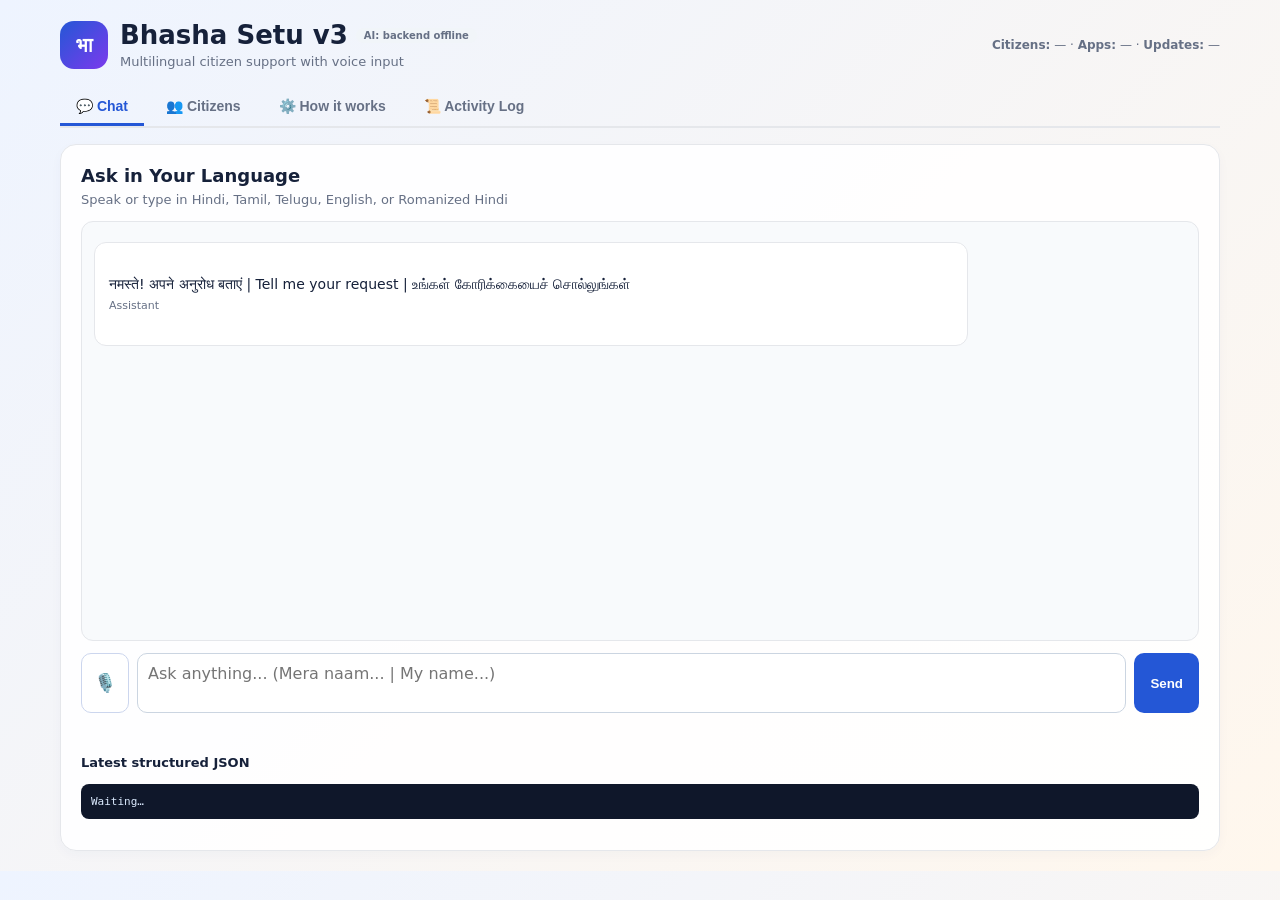
<file: frontend.html>
<!doctype html>
<html lang="en">
<head>
<meta charset="utf-8">
<meta name="viewport" content="width=device-width,initial-scale=1">
<title>Bhasha Setu v3</title>
<style>
:root{
  --b:#2457d6;--b2:#7c3aed;--ink:#16213a;--muted:#667085;--line:#e5e7eb;
  --success:#15803d;--warn:#f59e0b;--error:#dc2626;--light:#f8fafc
}
*{box-sizing:border-box}
body{margin:0;font-family:system-ui,sans-serif;color:var(--ink);background:linear-gradient(135deg,#eef4ff,#fff7ed)}
.wrap{max-width:1200px;margin:auto;padding:20px}
.top{display:flex;justify-content:space-between;align-items:center;margin-bottom:20px;flex-wrap:wrap;gap:12px}
.brand{display:flex;gap:12px;align-items:center}
.logo{width:48px;height:48px;border-radius:14px;background:linear-gradient(135deg,var(--b),var(--b2));display:grid;place-items:center;color:white;font-weight:900;font-size:20px}
.brand h1{margin:0;font-size:26px;font-weight:700;display:flex;align-items:center;gap:8px}
.brand p{color:var(--muted);font-size:13px;margin:4px 0 0}
.ai-badge{font-size:10px;padding:2px 8px;border-radius:20px;background:#dcfce7;color:var(--success);font-weight:700}
.ai-badge.off{background:#f1f5f9;color:var(--muted)}
.top-stats{font-size:12px;color:var(--muted)}
.tabs{display:flex;gap:6px;border-bottom:2px solid var(--line);margin-bottom:16px;flex-wrap:wrap}
.tab{padding:9px 16px;border:none;background:none;cursor:pointer;font-weight:600;color:var(--muted);border-bottom:3px solid transparent;transition:.2s;font-size:14px}
.tab.active{color:var(--b);border-bottom-color:var(--b)}
.tab:hover{color:var(--b)}
.card{background:#fffffff2;border:1px solid var(--line);border-radius:16px;padding:20px;box-shadow:0 4px 12px #1e3a8a08}
.card h2{margin:0 0 6px;font-size:18px;font-weight:700}
.card .sub{font-size:13px;color:var(--muted);margin:0 0 14px}
.tabs-content{display:none}
.tabs-content.active{display:block}

/* CHAT */
.chat{height:420px;overflow-y:auto;background:var(--light);border:1px solid var(--line);border-radius:12px;padding:12px;margin-bottom:12px}
.msg{max-width:80%;padding:12px 14px;border-radius:12px;margin:8px 0;font-size:14px;line-height:1.4;white-space:pre-line}
.user{margin-left:auto;background:#e2ebff;text-align:right}
.bot{background:#fff;border:1px solid var(--line)}
.meta{font-size:11px;color:var(--muted);margin-top:4px}
.composer{display:flex;gap:8px}
.composer textarea{flex:1;min-height:48px;resize:none;border:1px solid #cbd5e1;border-radius:10px;padding:10px;font:inherit}
.btn{border:0;border-radius:10px;padding:10px 16px;font-weight:700;cursor:pointer;transition:.2s}
.send{background:var(--b);color:white}
.send:hover{background:#1a3fa0}
.mic{width:48px;padding:0;background:white;border:1px solid #ccd6ee;font-size:18px}
.mic.live{background:#fecaca;animation:pulse .6s infinite}
@keyframes pulse{0%{box-shadow:0 0 0 0 rgba(239,68,68,.7)}70%{box-shadow:0 0 0 8px rgba(239,68,68,0)}100%{box-shadow:0 0 0 0 rgba(239,68,68,0)}}
.status{min-height:18px;font-size:12px;color:var(--muted);margin:8px 0}
.confirm{display:none;margin-top:12px;padding:14px;border:2px solid var(--warn);background:#fffbf0;border-radius:12px}
.confirm.show{display:block}
.confirm b{display:block;margin-bottom:8px;font-size:14px}
.confirm-body{background:white;padding:10px;border-radius:8px;margin:8px 0;font-size:13px}
.yes,.no{padding:8px 14px;border:0;border-radius:8px;font-weight:700;cursor:pointer;font-size:13px}
.yes{background:var(--success);color:white;margin-right:6px}
.no{background:#e5e7eb}
.yes:hover{background:#117a2d}
.no:hover{background:#d1d5db}
.insert-type{padding:8px 10px;border-radius:8px;margin-bottom:8px;font-size:12px;font-weight:700}
.insert-type.insert{background:#fef3c7;color:#92400e}
.insert-type.apply{background:#dbeafe;color:#1e40af}
.json{background:#0f172a;color:#dbeafe;padding:10px;border-radius:8px;font:11px/1.4 monospace;max-height:180px;overflow:auto;margin-top:14px}

/* SEARCH / CITIZENS */
.search-panel{display:flex;gap:8px;margin-bottom:14px}
.search-input{flex:1;padding:10px;border:1px solid var(--line);border-radius:10px;font-size:13px}
.citizen-grid{display:grid;grid-template-columns:repeat(auto-fill,minmax(260px,1fr));gap:12px}
.citizen-card{padding:14px;border:1px solid var(--line);border-radius:12px;background:var(--light)}
.citizen-card .name{font-weight:700;color:var(--b);font-size:15px;margin-bottom:6px}
.citizen-card .row{font-size:12px;color:var(--muted);margin:3px 0}
.citizen-card .row b{color:var(--ink)}
.badge{display:inline-block;padding:2px 8px;border-radius:20px;font-size:10px;font-weight:700;margin-left:4px}
.badge.yes{background:#dcfce7;color:var(--success)}
.badge.no{background:#fee2e2;color:var(--error)}
.empty-state{text-align:center;padding:40px;color:var(--muted)}

/* PIPELINE */
.pipeline-steps{display:grid;gap:12px;margin-top:16px}
.pipeline-step{display:flex;gap:14px;padding:16px;border:1px solid var(--line);border-radius:12px;background:var(--light)}
.pipeline-num{width:32px;height:32px;border-radius:50%;background:var(--b);color:white;display:grid;place-items:center;font-weight:800;flex-shrink:0}
.pipeline-step h3{margin:0 0 4px;font-size:15px}
.pipeline-step p{margin:0;font-size:13px;color:var(--muted)}
.ai-info{margin-top:20px;padding:16px;border-radius:12px;border:1px solid var(--line)}
.ai-info.on{background:#dcfce7;border-color:#86efac}
.ai-info.off{background:#f1f5f9}

/* LOGS */
.updates-log{max-height:420px;overflow-y:auto;font-size:12px}
.log-item{padding:10px;border-bottom:1px solid var(--line)}
.log-timestamp{color:var(--muted);font-size:11px}

@media(max-width:800px){.top{flex-direction:column;align-items:flex-start}}
</style>
</head>
<body>
<div class="wrap">
  <header class="top">
    <div class="brand">
      <div class="logo">भा</div>
      <div>
        <h1>Bhasha Setu v3 <span id="aiBadge" class="ai-badge off">AI: checking…</span></h1>
        <p>Multilingual citizen support with voice input</p>
      </div>
    </div>
    <div class="top-stats">
      <b>Citizens:</b> <span id="citizens">—</span> · 
      <b>Apps:</b> <span id="apps">—</span> · 
      <b>Updates:</b> <span id="updates">—</span>
    </div>
  </header>

  <div class="tabs">
    <button class="tab active" data-tab="chat" onclick="switchTab('chat',this)">💬 Chat</button>
    <button class="tab" data-tab="search" onclick="switchTab('search',this)">👥 Citizens</button>
    <button class="tab" data-tab="pipeline" onclick="switchTab('pipeline',this)">⚙️ How it works</button>
    <button class="tab" data-tab="logs" onclick="switchTab('logs',this)">📜 Activity Log</button>
  </div>

  <!-- CHAT TAB -->
  <div id="chat" class="tabs-content active">
    <div class="card">
      <h2>Ask in Your Language</h2>
      <p class="sub">Speak or type in Hindi, Tamil, Telugu, English, or Romanized Hindi</p>
      <div id="chatBox" class="chat">
        <div class="msg bot">
          नमस्ते! अपने अनुरोध बताएं | Tell me your request | உங்கள் கோரிக்கையைச் சொல்லுங்கள்
          <div class="meta">Assistant</div>
        </div>
      </div>
      <div class="composer">
        <button id="mic" class="btn mic">🎙️</button>
        <textarea id="input" placeholder="Ask anything... (Mera naam... | My name...)"></textarea>
        <button id="send" class="btn send">Send</button>
      </div>
      <div id="status" class="status"></div>
      <div id="confirmBox" class="confirm">
        <div id="confirmType" class="insert-type" style="display:none"></div>
        <b id="confirmTitle">Review</b>
        <div id="confirmBody" class="confirm-body"></div>
        <button id="confirmYes" class="yes">✓ Confirm</button>
        <button id="confirmNo" class="no">✕ Cancel</button>
      </div>
      <h3 style="font-size:13px;margin-top:16px;margin-bottom:6px">Latest structured JSON</h3>
      <pre id="json" class="json">Waiting…</pre>
    </div>
  </div>

  <!-- SEARCH / CITIZENS TAB -->
  <div id="search" class="tabs-content">
    <div class="card">
      <h2>Citizens Database</h2>
      <p class="sub">Browse all citizens or search by name / mobile number</p>
      <div class="search-panel">
        <input type="text" id="searchInput" class="search-input" placeholder="Search by name or mobile...">
        <button class="btn send" onclick="doSearch()">Search</button>
        <button class="btn no" onclick="loadAllCitizens()">Show All</button>
      </div>
      <div id="citizenGrid" class="citizen-grid">
        <div class="empty-state">Loading citizens…</div>
      </div>
    </div>
  </div>

  <!-- PIPELINE TAB -->
  <div id="pipeline" class="tabs-content">
    <div class="card">
      <h2>How Bhasha Setu Works</h2>
      <p class="sub">AI proposes structured JSON; the backend validates and performs the write — nothing changes in the spreadsheet without your confirmation.</p>
      <div class="pipeline-steps">
        <div class="pipeline-step">
          <div class="pipeline-num">1</div>
          <div><h3>Speech-to-text</h3><p>Browser voice recognition or typed input, in Hindi, Tamil, Telugu, or English.</p></div>
        </div>
        <div class="pipeline-step">
          <div class="pipeline-num">2</div>
          <div><h3>Intent + entity extraction</h3><p>Text is converted into structured JSON (name, mobile, city, intent, scheme) — never edited directly into Excel.</p></div>
        </div>
        <div class="pipeline-step">
          <div class="pipeline-num">3</div>
          <div><h3>Validation + matching</h3><p>The backend looks for an existing citizen before proposing any change, or prepares a new-citizen insert.</p></div>
        </div>
        <div class="pipeline-step">
          <div class="pipeline-num">4</div>
          <div><h3>Confirmation + audit</h3><p>Every insert, update, or scheme application requires your explicit "Confirm" click and is logged to Updates_Log.</p></div>
        </div>
      </div>
      <div id="aiInfoBox" class="ai-info off">
        <b>AI extraction: <span id="aiStatusText">checking…</span></b>
        <p style="margin:8px 0 0;font-size:13px" id="aiStatusDesc"></p>
      </div>
    </div>
  </div>

  <!-- LOGS TAB -->
  <div id="logs" class="tabs-content">
    <div class="card">
      <h2>Recent Activity</h2>
      <p class="sub">Every insert, update, and scheme application is logged automatically</p>
      <div id="logsBox" class="updates-log">
        <div class="empty-state">Loading…</div>
      </div>
    </div>
  </div>
</div>

<script>
const API='http://127.0.0.1:8000';
const input=document.querySelector('#input');
const chatBox=document.querySelector('#chatBox');
const statusEl=document.querySelector('#status');
const json=document.querySelector('#json');
const confirmBox=document.querySelector('#confirmBox');
const confirmType=document.querySelector('#confirmType');
const confirmTitle=document.querySelector('#confirmTitle');
const confirmBody=document.querySelector('#confirmBody');

let pending=null;
let pendingType=null;

function switchTab(tab, btn) {
  document.querySelectorAll('.tabs-content').forEach(t=>t.classList.remove('active'));
  document.querySelectorAll('.tab').forEach(t=>t.classList.remove('active'));
  document.getElementById(tab).classList.add('active');
  btn.classList.add('active');
  if(tab==='logs') loadLogs();
  if(tab==='search') loadAllCitizens();
}

function add(text, sender='bot') {
  const d=document.createElement('div');
  d.className='msg '+sender;
  d.textContent=text;
  const m=document.createElement('div');
  m.className='meta';
  m.textContent=sender==='user'?'You':'Bhasha Setu';
  d.appendChild(m);
  chatBox.appendChild(d);
  chatBox.scrollTop=chatBox.scrollHeight;
}

async function stats() {
  try {
    const x=await(await fetch(API+'/api/stats')).json();
    document.getElementById('citizens').textContent=x.citizens;
    document.getElementById('apps').textContent=x.applications;
    document.getElementById('updates').textContent=x.updates;
    setAiBadge(x.ai_enabled);
  }catch(e){
    setAiBadge(false, true);
  }
}

function setAiBadge(enabled, unreachable) {
  const badge=document.getElementById('aiBadge');
  const infoBox=document.getElementById('aiInfoBox');
  const statusText=document.getElementById('aiStatusText');
  const statusDesc=document.getElementById('aiStatusDesc');
  if(unreachable) {
    badge.textContent='AI: backend offline';
    badge.className='ai-badge off';
    return;
  }
  if(enabled) {
    badge.textContent='AI: ON';
    badge.className='ai-badge';
    infoBox.className='ai-info on';
    statusText.textContent='Enabled (Groq)';
    statusDesc.textContent='The server has a GROQ_API_KEY set, so extraction and general scheme questions are answered by a real LLM instead of the regex fallback.';
  } else {
    badge.textContent='AI: OFF (regex mode)';
    badge.className='ai-badge off';
    infoBox.className='ai-info off';
    statusText.textContent='Disabled — using deterministic regex extractor';
    statusDesc.textContent='No GROQ_API_KEY is set on the server. See README_AI.md for how to get a free key and enable real AI understanding.';
  }
}

async function submit() {
  const text=input.value.trim();
  if(!text) return;
  add(text,'user');
  input.value='';
  statusEl.textContent='Understanding…';
  try {
    const r=await fetch(API+'/api/understand',{
      method:'POST',
      headers:{'Content-Type':'application/json'},
      body:JSON.stringify({text})
    });
    const x=await r.json();
    if(!r.ok) throw Error(x.detail||'Request failed');
    json.textContent=JSON.stringify(x.structured,null,2);

    if(x.pending_action) {
      pending=x.pending_action; pendingType='update';
      confirmType.style.display='none';
      confirmTitle.textContent='Review Update';
      confirmBody.textContent=pending.preview;
      confirmBox.classList.add('show');
      add('Found matching citizen. Please review the proposed changes.');
    } else if(x.pending_insert) {
      pending=x.pending_insert; pendingType='insert';
      confirmType.textContent='✓ Adding NEW citizen';
      confirmType.className='insert-type insert';
      confirmType.style.display='block';
      confirmTitle.textContent='Add New Citizen?';
      confirmBody.textContent=pending.preview;
      confirmBox.classList.add('show');
      add('This looks like a new citizen. Please review before adding.');
    } else if(x.pending_apply) {
      pending=x.pending_apply; pendingType='apply';
      confirmType.textContent='📋 Scheme application';
      confirmType.className='insert-type apply';
      confirmType.style.display='block';
      confirmTitle.textContent='Apply for scheme?';
      confirmBody.textContent=pending.preview;
      confirmBox.classList.add('show');
      add('Ready to apply. Please review and confirm.');
    } else {
      pending=null; pendingType=null;
      confirmBox.classList.remove('show');
      add(x.reply);
    }
    statusEl.textContent='';
    stats();
  } catch(e) {
    statusEl.textContent=e.message;
    add('Backend error. Check connection.');
  }
}

document.getElementById('send').onclick=submit;
input.onkeydown=e=>{ if(e.key==='Enter'&&!e.shiftKey){ e.preventDefault(); submit(); } };

document.getElementById('confirmYes').onclick=async()=>{
  if(!pending) return;
  const endpoint = pendingType==='insert' ? '/api/confirm_insert'
                  : pendingType==='apply'  ? '/api/confirm_apply'
                  : '/api/confirm';
  try {
    const x=await(await fetch(API+endpoint,{
      method:'POST',
      headers:{'Content-Type':'application/json'},
      body:JSON.stringify(pending)
    })).json();
    confirmBox.classList.remove('show');
    pending=null; pendingType=null;
    add(x.reply||'Confirmed successfully');
    stats();
  } catch(e) {
    add('Confirm failed: '+e.message);
  }
};

document.getElementById('confirmNo').onclick=()=>{
  pending=null; pendingType=null;
  confirmBox.classList.remove('show');
  add('Cancelled. No changes made.');
};

function renderCitizens(list) {
  const grid=document.getElementById('citizenGrid');
  if(!list || list.length===0) {
    grid.innerHTML='<div class="empty-state">No citizens found</div>';
    return;
  }
  grid.innerHTML=list.map(c=>`
    <div class="citizen-card">
      <div class="name">${c.Name||'—'}</div>
      <div class="row"><b>ID:</b> ${c.Citizen_ID||'—'}</div>
      <div class="row"><b>Mobile:</b> ${c.Mobile||'—'}</div>
      <div class="row"><b>City:</b> ${c.City||'—'} ${c.State?('· '+c.State):''}</div>
      <div class="row"><b>Address:</b> ${c.Address||'—'}</div>
      <div class="row">Ration card: <span class="badge ${c.Has_Ration_Card?'yes':'no'}">${c.Has_Ration_Card?'Yes':'No'}</span></div>
    </div>
  `).join('');
}

async function loadAllCitizens() {
  try {
    const x=await(await fetch(API+'/api/citizens')).json();
    renderCitizens(x.data);
  } catch(e) {
    document.getElementById('citizenGrid').innerHTML='<div class="empty-state">Could not load citizens — is the backend running?</div>';
  }
}

async function doSearch() {
  const q=document.getElementById('searchInput').value.trim();
  if(!q) { loadAllCitizens(); return; }
  try {
    const x=await(await fetch(API+'/api/search',{
      method:'POST',
      headers:{'Content-Type':'application/json'},
      body:JSON.stringify({query:q})
    })).json();
    renderCitizens(x.results);
  } catch(e) {
    document.getElementById('citizenGrid').innerHTML='<div class="empty-state">Search failed</div>';
  }
}

async function loadLogs() {
  try {
    const x=await(await fetch(API+'/api/logs')).json();
    const box=document.getElementById('logsBox');
    const updates=x.updates||[];
    if(updates.length===0) {
      box.innerHTML='<div class="empty-state">No updates yet</div>';
      return;
    }
    box.innerHTML=updates.slice(-30).reverse().map(u=>`
      <div class="log-item">
        <div class="log-timestamp">${new Date(u.Timestamp).toLocaleString()}</div>
        <b>${u.Citizen_ID}</b>: ${u.Field}
        <div class="meta">${u['Old Value'] || '—'} → ${u['New Value'] || '—'}</div>
      </div>
    `).join('');
  } catch(e) { console.log(e); }
}

// Speech recognition
const SR=window.SpeechRecognition||window.webkitSpeechRecognition;
if(SR) {
  const rec=new SR();
  rec.lang='hi-IN';
  rec.onstart=()=>{ document.getElementById('mic').classList.add('live'); statusEl.textContent='Listening…'; };
  rec.onend=()=>document.getElementById('mic').classList.remove('live');
  rec.onresult=e=>{ input.value=e.results[0][0].transcript; submit(); };
  document.getElementById('mic').onclick=()=>
    document.getElementById('mic').classList.contains('live')?rec.stop():rec.start();
} else {
  document.getElementById('mic').disabled=true;
}

stats();
loadAllCitizens();
</script>
</body>
</html>
</file>
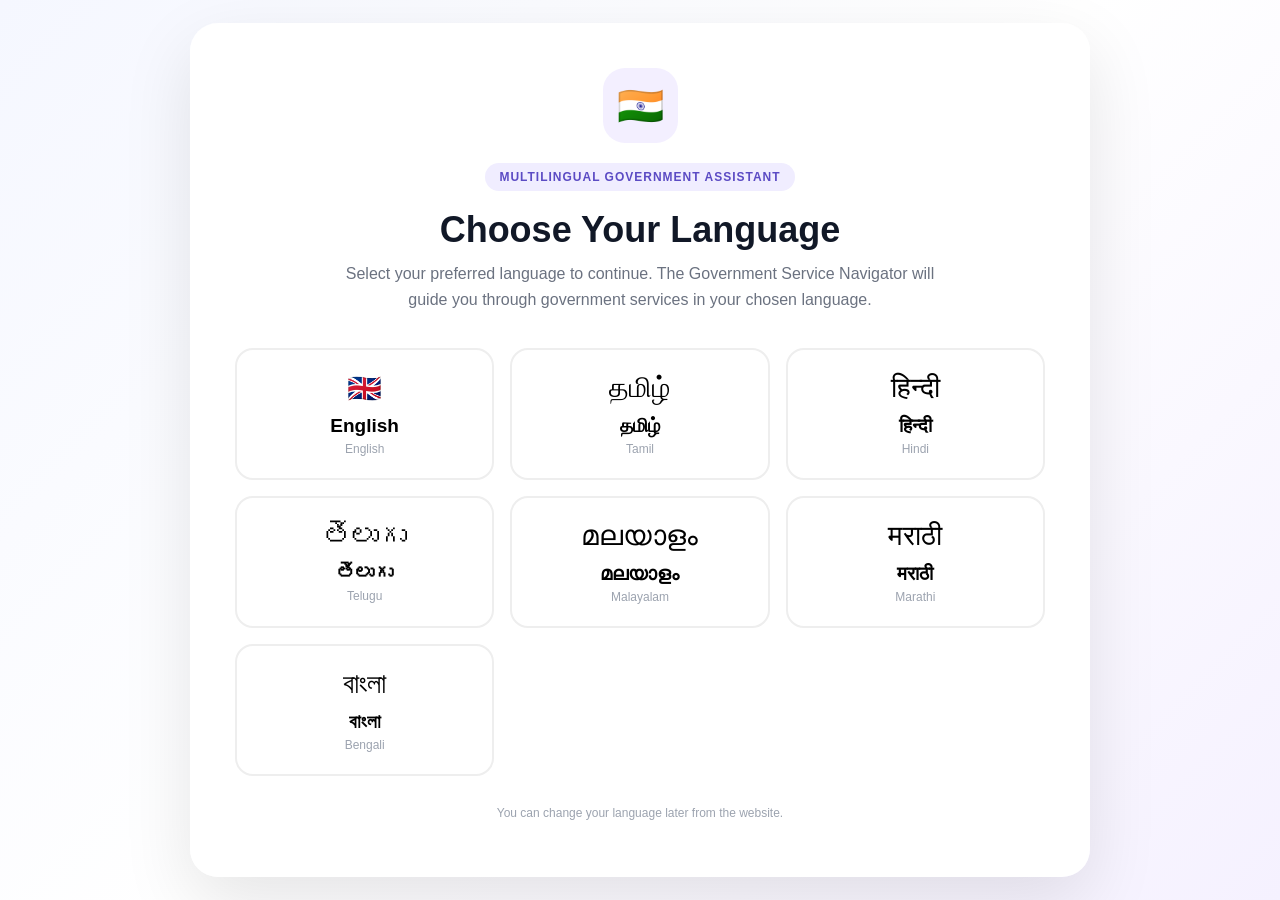
<file: final/templates/language.html>
<!DOCTYPE html>

<html lang="en">

<head>

    <meta charset="UTF-8">

    <meta name="viewport"
          content="width=device-width, initial-scale=1.0">

    <title>
        Government Service Navigator
    </title>

    <style>

        * {
            box-sizing: border-box;
        }

        body {

            margin: 0;

            min-height: 100vh;

            display: flex;

            align-items: center;

            justify-content: center;

            font-family:
                Arial,
                Helvetica,
                sans-serif;

            background:
                linear-gradient(
                    135deg,
                    #f5f7ff,
                    #ffffff,
                    #f5f1ff
                );

            color: #111827;

        }


        .language-container {

            width: min(900px, 92%);

            padding: 45px;

            background: rgba(
                255,
                255,
                255,
                0.96
            );

            border-radius: 28px;

            box-shadow:
                0 25px 70px
                rgba(0, 0, 0, 0.10);

            text-align: center;

        }


        .india-icon {

            width: 75px;

            height: 75px;

            margin: 0 auto 20px;

            display: flex;

            align-items: center;

            justify-content: center;

            border-radius: 22px;

            background: #f3efff;

            font-size: 38px;

        }


        .badge {

            display: inline-block;

            padding: 7px 14px;

            border-radius: 30px;

            background: #f0edff;

            color: #5b4bc4;

            font-size: 12px;

            font-weight: 700;

            letter-spacing: 1px;

        }


        h1 {

            margin: 18px 0 10px;

            font-size: 36px;

        }


        .subtitle {

            margin: 0 auto 35px;

            max-width: 600px;

            line-height: 1.6;

            color: #6b7280;

        }


        .language-grid {

            display: grid;

            grid-template-columns:
                repeat(3, 1fr);

            gap: 16px;

        }


        .language-button {

            border: 2px solid #eeeeee;

            background: white;

            border-radius: 18px;

            padding: 22px 15px;

            cursor: pointer;

            transition:
                transform 0.2s ease,
                box-shadow 0.2s ease,
                border-color 0.2s ease;

        }


        .language-button:hover {

            transform:
                translateY(-4px);

            border-color: #8b7bea;

            box-shadow:
                0 12px 30px
                rgba(0, 0, 0, 0.08);

        }


        .language-symbol {

            font-size: 28px;

            margin-bottom: 10px;

        }


        .native-name {

            display: block;

            font-size: 19px;

            font-weight: 700;

        }


        .english-name {

            display: block;

            margin-top: 5px;

            font-size: 12px;

            color: #9ca3af;

        }


        .loading {

            display: none;

            margin-top: 25px;

            color: #6b7280;

        }


        .footer-text {

            margin-top: 30px;

            font-size: 12px;

            color: #9ca3af;

        }


        @media (max-width: 650px) {

            .language-container {

                padding: 30px 20px;

            }

            h1 {

                font-size: 28px;

            }

            .language-grid {

                grid-template-columns:
                    repeat(2, 1fr);

            }

        }


        @media (max-width: 420px) {

            .language-grid {

                grid-template-columns: 1fr;

            }

        }

    </style>

</head>


<body>


<div class="language-container">


    <div class="india-icon">
        🇮🇳
    </div>


    <span class="badge">

        MULTILINGUAL GOVERNMENT ASSISTANT

    </span>


    <h1>

        Choose Your Language

    </h1>


    <p class="subtitle">

        Select your preferred language to continue.
        The Government Service Navigator will guide
        you through government services in your
        chosen language.

    </p>


    <div class="language-grid">


        <!-- ENGLISH -->

        <button
            class="language-button"
            onclick="selectLanguage('English')">

            <div class="language-symbol">
                🇬🇧
            </div>

            <span class="native-name">
                English
            </span>

            <span class="english-name">
                English
            </span>

        </button>


        <!-- TAMIL -->

        <button
            class="language-button"
            onclick="selectLanguage('Tamil')">

            <div class="language-symbol">
                தமிழ்
            </div>

            <span class="native-name">
                தமிழ்
            </span>

            <span class="english-name">
                Tamil
            </span>

        </button>


        <!-- HINDI -->

        <button
            class="language-button"
            onclick="selectLanguage('Hindi')">

            <div class="language-symbol">
                हिन्दी
            </div>

            <span class="native-name">
                हिन्दी
            </span>

            <span class="english-name">
                Hindi
            </span>

        </button>


        <!-- TELUGU -->

        <button
            class="language-button"
            onclick="selectLanguage('Telugu')">

            <div class="language-symbol">
                తెలుగు
            </div>

            <span class="native-name">
                తెలుగు
            </span>

            <span class="english-name">
                Telugu
            </span>

        </button>


        <!-- MALAYALAM -->

        <button
            class="language-button"
            onclick="selectLanguage('Malayalam')">

            <div class="language-symbol">
                മലയാളം
            </div>

            <span class="native-name">
                മലയാളം
            </span>

            <span class="english-name">
                Malayalam
            </span>

        </button>


        <!-- MARATHI -->

        <button
            class="language-button"
            onclick="selectLanguage('Marathi')">

            <div class="language-symbol">
                मराठी
            </div>

            <span class="native-name">
                मराठी
            </span>

            <span class="english-name">
                Marathi
            </span>

        </button>


        <!-- BENGALI -->

        <button
            class="language-button"
            onclick="selectLanguage('Bengali')">

            <div class="language-symbol">
                বাংলা
            </div>

            <span class="native-name">
                বাংলা
            </span>

            <span class="english-name">
                Bengali
            </span>

        </button>


    </div>


    <div
        id="loading"
        class="loading">

        🌐 Loading your selected language...

    </div>


    <p class="footer-text">

        You can change your language later from
        the website.

    </p>


</div>



<script>

async function selectLanguage(language) {

    const loading =
        document.getElementById(
            "loading"
        );


    loading.style.display =
        "block";


    try {

        const response =
            await fetch(
                "/set-language",
                {
                    method: "POST",

                    headers: {
                        "Content-Type":
                            "application/json"
                    },

                    body: JSON.stringify({
                        language: language
                    })
                }
            );


        const data =
            await response.json();


        if (data.success) {

            window.location.href = "/";

        }

    }

    catch (error) {

        console.error(error);

        loading.textContent =
            "Something went wrong. Please try again.";

    }

}

</script>


</body>

</html>
</file>
